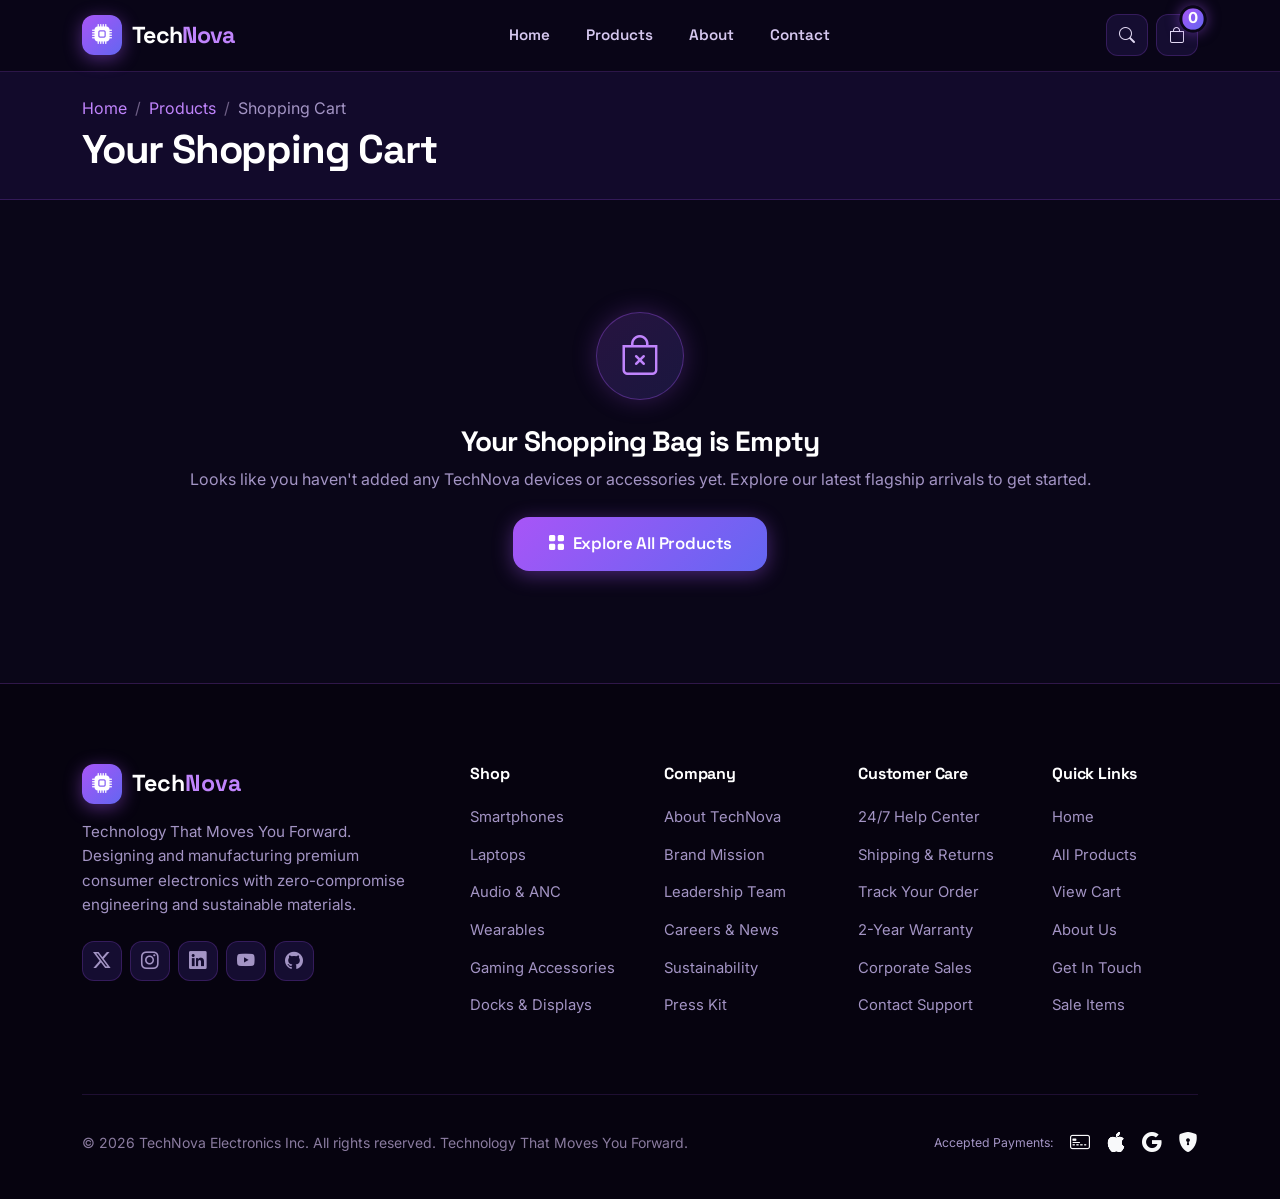
<file: cart.html>
<!DOCTYPE html>
<html lang="en">
<head>
  <meta charset="UTF-8">
  <meta name="viewport" content="width=device-width, initial-scale=1.0">
  <title>Shopping Cart — TechNova Premium Electronics</title>
  <meta name="description" content="Review your selected TechNova products, apply promo codes, and complete your secure checkout.">

  <!-- Google Fonts: Inter & Space Grotesk -->
  <link rel="preconnect" href="https://fonts.googleapis.com">
  <link rel="preconnect" href="https://fonts.gstatic.com" crossorigin>
  <link href="https://fonts.googleapis.com/css2?family=Inter:wght@400;500;600;700;800&family=Space+Grotesk:wght@500;600;700&display=swap" rel="stylesheet">

  <!-- Bootstrap 5 CSS CDN -->
  <link href="https://cdn.jsdelivr.net/npm/bootstrap@5.3.3/dist/css/bootstrap.min.css" rel="stylesheet" integrity="sha384-QWTKZyjpPEjISv5WaRU9OFeRpok6YctnYmDr5pNlyT2bRjXh0JMhjY6hW+ALEwIH" crossorigin="anonymous">

  <!-- Bootstrap Icons CDN -->
  <link rel="stylesheet" href="https://cdn.jsdelivr.net/npm/bootstrap-icons@1.11.3/font/bootstrap-icons.min.css">

  <!-- TechNova Global Stylesheet -->
  <link rel="stylesheet" href="css/style.css">
</head>
<body>

  <!-- ========================================================================
       Universal Navbar
       ======================================================================== -->
  <nav class="navbar navbar-expand-lg navbar-technova">
    <div class="container">
      <a class="navbar-brand-tech" href="index.html">
        <div class="brand-icon">
          <i class="bi bi-cpu-fill"></i>
        </div>
        <span>Tech<span class="text-primary">Nova</span></span>
      </a>

      <div class="d-flex align-items-center gap-2 order-lg-last">
        <a href="products.html" class="nav-icon-btn d-none d-sm-flex" title="Search Products" aria-label="Search">
          <i class="bi bi-search"></i>
        </a>
        <a href="cart.html" class="nav-icon-btn position-relative" title="Shopping Cart" aria-label="Shopping Cart">
          <i class="bi bi-bag"></i>
          <span class="cart-counter-badge">0</span>
        </a>
        <button class="navbar-toggler border-0 p-1 ms-1" type="button" data-bs-toggle="collapse" data-bs-target="#navbarTechNovaNav" aria-controls="navbarTechNovaNav" aria-expanded="false" aria-label="Toggle navigation">
          <i class="bi bi-list fs-2 text-dark"></i>
        </button>
      </div>

      <div class="collapse navbar-collapse" id="navbarTechNovaNav">
        <ul class="navbar-nav mx-auto mb-2 mb-lg-0 gap-lg-1">
          <li class="nav-item">
            <a class="nav-link nav-link-tech" href="index.html">Home</a>
          </li>
          <li class="nav-item">
            <a class="nav-link nav-link-tech" href="products.html">Products</a>
          </li>
          <li class="nav-item">
            <a class="nav-link nav-link-tech" href="about.html">About</a>
          </li>
          <li class="nav-item">
            <a class="nav-link nav-link-tech" href="contact.html">Contact</a>
          </li>
        </ul>
      </div>
    </div>
  </nav>

  <!-- ========================================================================
       Cart Header & Breadcrumbs
       ======================================================================== -->
  <header class="py-4 bg-light border-bottom">
    <div class="container">
      <nav aria-label="breadcrumb">
        <ol class="breadcrumb mb-1">
          <li class="breadcrumb-item"><a href="index.html">Home</a></li>
          <li class="breadcrumb-item"><a href="products.html">Products</a></li>
          <li class="breadcrumb-item active" aria-current="page">Shopping Cart</li>
        </ol>
      </nav>
      <h1 class="fw-bold mb-0">Your Shopping Cart</h1>
    </div>
  </header>

  <!-- ========================================================================
       Main Cart Content Area
       ======================================================================== -->
  <main class="py-5 bg-white">
    <div class="container">

      <!-- 1. EMPTY CART STATE (Visible when cart is empty) -->
      <div id="cart-empty-view" class="empty-cart-state" style="display: none;">
        <div class="empty-cart-icon">
          <i class="bi bi-bag-x"></i>
        </div>
        <h3 class="fw-bold text-dark mb-2">Your Shopping Bag is Empty</h3>
        <p class="text-muted max-w-500 mx-auto mb-4">
          Looks like you haven't added any TechNova devices or accessories yet. Explore our latest flagship arrivals to get started.
        </p>
        <a href="products.html" class="btn btn-primary btn-lg">
          <i class="bi bi-grid-fill"></i> Explore All Products
        </a>
      </div>

      <!-- 2. FILLED CART STATE (Visible when items exist in localStorage) -->
      <div id="cart-filled-view" class="row g-4">

        <!-- Left Column: Cart Items Table -->
        <div class="col-lg-8">
          <div class="cart-table-card">
            <div class="table-responsive">
              <table class="table cart-table mb-0">
                <thead>
                  <tr>
                    <th scope="col" style="width: 45%;">Product</th>
                    <th scope="col" style="width: 15%;">Price</th>
                    <th scope="col" style="width: 20%;">Quantity</th>
                    <th scope="col" style="width: 15%;">Total</th>
                    <th scope="col" style="width: 5%;" class="text-end">Action</th>
                  </tr>
                </thead>
                <tbody id="cart-table-items">
                  <!-- Dynamically populated via script.js -->
                </tbody>
              </table>
            </div>

            <div class="p-3 bg-light border-top d-flex flex-wrap justify-content-between align-items-center gap-2">
              <a href="products.html" class="btn btn-sm btn-outline-custom">
                <i class="bi bi-arrow-left"></i> Continue Shopping
              </a>
              <button id="clear-cart-all-btn" class="btn btn-sm btn-outline-danger">
                <i class="bi bi-trash"></i> Empty Entire Cart
              </button>
            </div>
          </div>

          <!-- Promo Code Card -->
          <div class="card border rounded-4 p-4 mt-4 shadow-sm bg-light">
            <h6 class="fw-bold text-dark mb-2">Have a Promotional Code?</h6>
            <form id="promo-code-form" class="d-flex gap-2">
              <input type="text" id="promo-code-input" class="form-control text-uppercase" placeholder="Enter coupon code (e.g. TECHNOVA10)" required>
              <button type="submit" class="btn btn-dark text-nowrap">Apply Code</button>
            </form>
            <div id="promo-code-feedback" class="small mt-2">
              <span class="text-muted"><i class="bi bi-info-circle"></i> Try <strong>TECHNOVA10</strong> for 10% off or <strong>SPRING25</strong> for 25% off.</span>
            </div>
          </div>
        </div>

        <!-- Right Column: Order Summary Card -->
        <div class="col-lg-4">
          <div class="order-summary-card">
            <h4 class="fw-bold text-dark mb-4 pb-2 border-bottom">Order Summary</h4>

            <div class="summary-row">
              <span>Subtotal</span>
              <span class="fw-bold text-dark" id="summary-subtotal">$0</span>
            </div>

            <div class="summary-row">
              <span>Shipping</span>
              <span class="fw-bold text-success" id="summary-shipping">FREE</span>
            </div>

            <div class="summary-row">
              <span>Estimated Tax (8%)</span>
              <span class="fw-bold text-dark" id="summary-tax">$0</span>
            </div>

            <div class="summary-row text-success" id="summary-discount-row" style="display: none;">
              <span>Discount Applied</span>
              <span class="fw-bold" id="summary-discount">-$0</span>
            </div>

            <div class="summary-row total">
              <span>Estimated Total</span>
              <span class="text-primary" id="summary-total">$0</span>
            </div>

            <button type="button" class="btn btn-primary btn-lg w-100 mb-3" data-bs-toggle="modal" data-bs-target="#checkoutModal">
              <i class="bi bi-lock-fill"></i> Proceed to Checkout
            </button>

            <div class="d-flex flex-column gap-2 text-center text-muted small">
              <div class="d-flex align-items-center justify-content-center gap-2">
                <i class="bi bi-shield-check text-success"></i>
                <span>Bank-grade 256-Bit SSL Encryption</span>
              </div>
              <div class="d-flex align-items-center justify-content-center gap-2">
                <i class="bi bi-box-seam text-primary"></i>
                <span>Complimentary 2-Day Express Delivery</span>
              </div>
              <div class="d-flex align-items-center justify-content-center gap-2">
                <i class="bi bi-arrow-repeat text-dark"></i>
                <span>30-Day Risk-Free Returns</span>
              </div>
            </div>
          </div>
        </div>

      </div>

    </div>
  </main>

  <!-- ========================================================================
       Checkout Demo Modal
       ======================================================================== -->
  <div class="modal fade" id="checkoutModal" tabindex="-1" aria-labelledby="checkoutModalLabel" aria-hidden="true">
    <div class="modal-dialog modal-dialog-centered modal-lg">
      <div class="modal-content rounded-4 border-0 shadow-xl">
        <div class="modal-header border-bottom p-4">
          <div class="d-flex align-items-center gap-2">
            <div class="brand-icon" style="width: 32px; height: 32px; font-size: 1rem;">
              <i class="bi bi-cpu-fill"></i>
            </div>
            <h5 class="modal-title fw-bold" id="checkoutModalLabel">TechNova Express Checkout</h5>
          </div>
          <button type="button" class="btn-close" data-bs-target="#checkoutModal" data-bs-dismiss="modal" aria-label="Close"></button>
        </div>

        <form id="checkout-demo-form" class="needs-validation" novalidate>
          <div class="modal-body p-4">
            <div class="row g-3">
              <div class="col-12">
                <h6 class="fw-bold text-dark border-bottom pb-2 mb-3">1. Shipping Details</h6>
              </div>

              <div class="col-md-6">
                <label for="shipName" class="form-label small fw-bold">Full Name *</label>
                <input type="text" class="form-control" id="shipName" placeholder="e.g. Eleanor Vance" required>
                <div class="invalid-feedback">Please enter your full name.</div>
              </div>

              <div class="col-md-6">
                <label for="shipEmail" class="form-label small fw-bold">Email Address *</label>
                <input type="email" class="form-control" id="shipEmail" placeholder="eleanor@example.com" required>
                <div class="invalid-feedback">Please enter a valid email.</div>
              </div>

              <div class="col-12">
                <label for="shipAddress" class="form-label small fw-bold">Street Address *</label>
                <input type="text" class="form-control" id="shipAddress" placeholder="450 Innovation Parkway, Apt 4B" required>
                <div class="invalid-feedback">Please enter your shipping address.</div>
              </div>

              <div class="col-md-5">
                <label for="shipCity" class="form-label small fw-bold">City *</label>
                <input type="text" class="form-control" id="shipCity" placeholder="Palo Alto" required>
                <div class="invalid-feedback">Please enter your city.</div>
              </div>

              <div class="col-md-4">
                <label for="shipState" class="form-label small fw-bold">State / Region *</label>
                <input type="text" class="form-control" id="shipState" placeholder="California" required>
                <div class="invalid-feedback">Please enter state.</div>
              </div>

              <div class="col-md-3">
                <label for="shipZip" class="form-label small fw-bold">ZIP Code *</label>
                <input type="text" class="form-control" id="shipZip" placeholder="94304" required>
                <div class="invalid-feedback">Required.</div>
              </div>

              <div class="col-12 pt-3">
                <h6 class="fw-bold text-dark border-bottom pb-2 mb-3">2. Payment Method (Simulation)</h6>
              </div>

              <div class="col-12">
                <div class="p-3 bg-light rounded-3 border d-flex align-items-center justify-content-between mb-3">
                  <div class="form-check">
                    <input class="form-check-input" type="radio" name="paymentOption" id="payCredit" checked>
                    <label class="form-check-label fw-bold small" for="payCredit">
                      Credit / Debit Card
                    </label>
                  </div>
                  <div class="d-flex gap-2 fs-5 text-muted">
                    <i class="bi bi-credit-card-2-front text-primary"></i>
                    <i class="bi bi-apple"></i>
                    <i class="bi bi-google"></i>
                  </div>
                </div>
              </div>

              <div class="col-12">
                <label for="cardNum" class="form-label small fw-bold">Card Number *</label>
                <div class="input-group">
                  <span class="input-group-text"><i class="bi bi-credit-card"></i></span>
                  <input type="text" class="form-control" id="cardNum" placeholder="4532 •••• •••• 8892" required>
                </div>
              </div>

              <div class="col-md-6">
                <label for="cardExp" class="form-label small fw-bold">Expiration Date *</label>
                <input type="text" class="form-control" id="cardExp" placeholder="MM/YY (e.g. 11/28)" required>
              </div>

              <div class="col-md-6">
                <label for="cardCvv" class="form-label small fw-bold">Security CVV *</label>
                <input type="password" maxlength="4" class="form-control" id="cardCvv" placeholder="•••" required>
              </div>
            </div>
          </div>

          <div class="modal-footer border-top p-4">
            <button type="button" class="btn btn-outline-custom" data-bs-dismiss="modal">Cancel</button>
            <button type="submit" class="btn btn-primary px-4">
              <i class="bi bi-lock-fill"></i> Complete Order
            </button>
          </div>
        </form>
      </div>
    </div>
  </div>

  <!-- ========================================================================
       Order Confirmation Success Modal
       ======================================================================== -->
  <div class="modal fade" id="orderSuccessModal" tabindex="-1" aria-hidden="true">
    <div class="modal-dialog modal-dialog-centered">
      <div class="modal-content rounded-4 border-0 p-4 text-center shadow-xl">
        <div class="toast-icon success mx-auto mb-3" style="width: 64px; height: 64px; font-size: 2rem;">
          <i class="bi bi-check2-circle"></i>
        </div>
        <h3 class="fw-bold text-dark mb-2">Order Confirmed!</h3>
        <p class="text-muted mb-3">
          Thank you for choosing TechNova. Your hardware is being prepared for express delivery.
        </p>
        <div class="p-3 bg-light rounded-3 border mb-4">
          <small class="text-muted d-block">Order Reference Number</small>
          <strong class="fs-4 text-primary" id="order-number-display">TN-849201</strong>
        </div>
        <p class="small text-muted mb-4">
          A receipt and tracking link have been dispatched to your email address.
        </p>
        <a href="products.html" class="btn btn-primary btn-lg w-100">
          Continue Browsing TechNova
        </a>
      </div>
    </div>
  </div>

  <!-- ========================================================================
       Universal Footer
       ======================================================================== -->
  <footer class="footer-technova">
    <div class="container">
      <div class="row g-5">
        <div class="col-lg-4">
          <div class="footer-brand-title">
            <div class="brand-icon">
              <i class="bi bi-cpu-fill"></i>
            </div>
            <span>Tech<span class="text-primary">Nova</span></span>
          </div>
          <p class="footer-desc">
            Technology That Moves You Forward. Designing and manufacturing premium consumer electronics with zero-compromise engineering and sustainable materials.
          </p>
          <div class="d-flex gap-2">
            <a href="#" class="footer-social-link" title="Twitter / X" aria-label="Twitter"><i class="bi bi-twitter-x"></i></a>
            <a href="#" class="footer-social-link" title="Instagram" aria-label="Instagram"><i class="bi bi-instagram"></i></a>
            <a href="#" class="footer-social-link" title="LinkedIn" aria-label="LinkedIn"><i class="bi bi-linkedin"></i></a>
            <a href="#" class="footer-social-link" title="YouTube" aria-label="YouTube"><i class="bi bi-youtube"></i></a>
            <a href="#" class="footer-social-link" title="GitHub" aria-label="GitHub"><i class="bi bi-github"></i></a>
          </div>
        </div>

        <div class="col-6 col-md-3 col-lg-2">
          <h5 class="footer-heading">Shop</h5>
          <ul class="footer-links">
            <li><a href="products.html?category=smartphones">Smartphones</a></li>
            <li><a href="products.html?category=laptops">Laptops</a></li>
            <li><a href="products.html?category=audio">Audio & ANC</a></li>
            <li><a href="products.html?category=wearables">Wearables</a></li>
            <li><a href="products.html?category=gaming">Gaming Accessories</a></li>
            <li><a href="products.html?category=accessories">Docks & Displays</a></li>
          </ul>
        </div>

        <div class="col-6 col-md-3 col-lg-2">
          <h5 class="footer-heading">Company</h5>
          <ul class="footer-links">
            <li><a href="about.html">About TechNova</a></li>
            <li><a href="about.html#values">Brand Mission</a></li>
            <li><a href="about.html#team">Leadership Team</a></li>
            <li><a href="contact.html">Careers & News</a></li>
            <li><a href="about.html">Sustainability</a></li>
            <li><a href="contact.html">Press Kit</a></li>
          </ul>
        </div>

        <div class="col-6 col-md-3 col-lg-2">
          <h5 class="footer-heading">Customer Care</h5>
          <ul class="footer-links">
            <li><a href="contact.html">24/7 Help Center</a></li>
            <li><a href="contact.html#faq">Shipping & Returns</a></li>
            <li><a href="cart.html">Track Your Order</a></li>
            <li><a href="contact.html#faq">2-Year Warranty</a></li>
            <li><a href="contact.html">Corporate Sales</a></li>
            <li><a href="contact.html">Contact Support</a></li>
          </ul>
        </div>

        <div class="col-6 col-md-3 col-lg-2">
          <h5 class="footer-heading">Quick Links</h5>
          <ul class="footer-links">
            <li><a href="index.html">Home</a></li>
            <li><a href="products.html">All Products</a></li>
            <li><a href="cart.html">View Cart</a></li>
            <li><a href="about.html">About Us</a></li>
            <li><a href="contact.html">Get In Touch</a></li>
            <li><a href="products.html?search=sale">Sale Items</a></li>
          </ul>
        </div>
      </div>

      <div class="footer-bottom">
        <div>
          &copy; 2026 TechNova Electronics Inc. All rights reserved. Technology That Moves You Forward.
        </div>
        <div class="d-flex align-items-center gap-3">
          <span class="text-muted small">Accepted Payments:</span>
          <i class="bi bi-credit-card-2-front fs-5 text-light" title="Visa / MasterCard"></i>
          <i class="bi bi-apple fs-5 text-light" title="Apple Pay"></i>
          <i class="bi bi-google fs-5 text-light" title="Google Pay"></i>
          <i class="bi bi-shield-lock-fill fs-5 text-light" title="256-Bit SSL Encryption"></i>
        </div>
      </div>
    </div>
  </footer>

  <!-- Bootstrap 5 Bundle JS CDN -->
  <script src="https://cdn.jsdelivr.net/npm/bootstrap@5.3.3/dist/js/bootstrap.bundle.min.js" integrity="sha384-YvpcrYf0tY3lHB60NNkmXc5s9fDVZLESaAA55NDzOxhy9GkcIdslK1eN7N6jIeHz" crossorigin="anonymous"></script>

  <!-- TechNova Master Script -->
  <script src="js/script.js"></script>
</body>
</html>
</file>
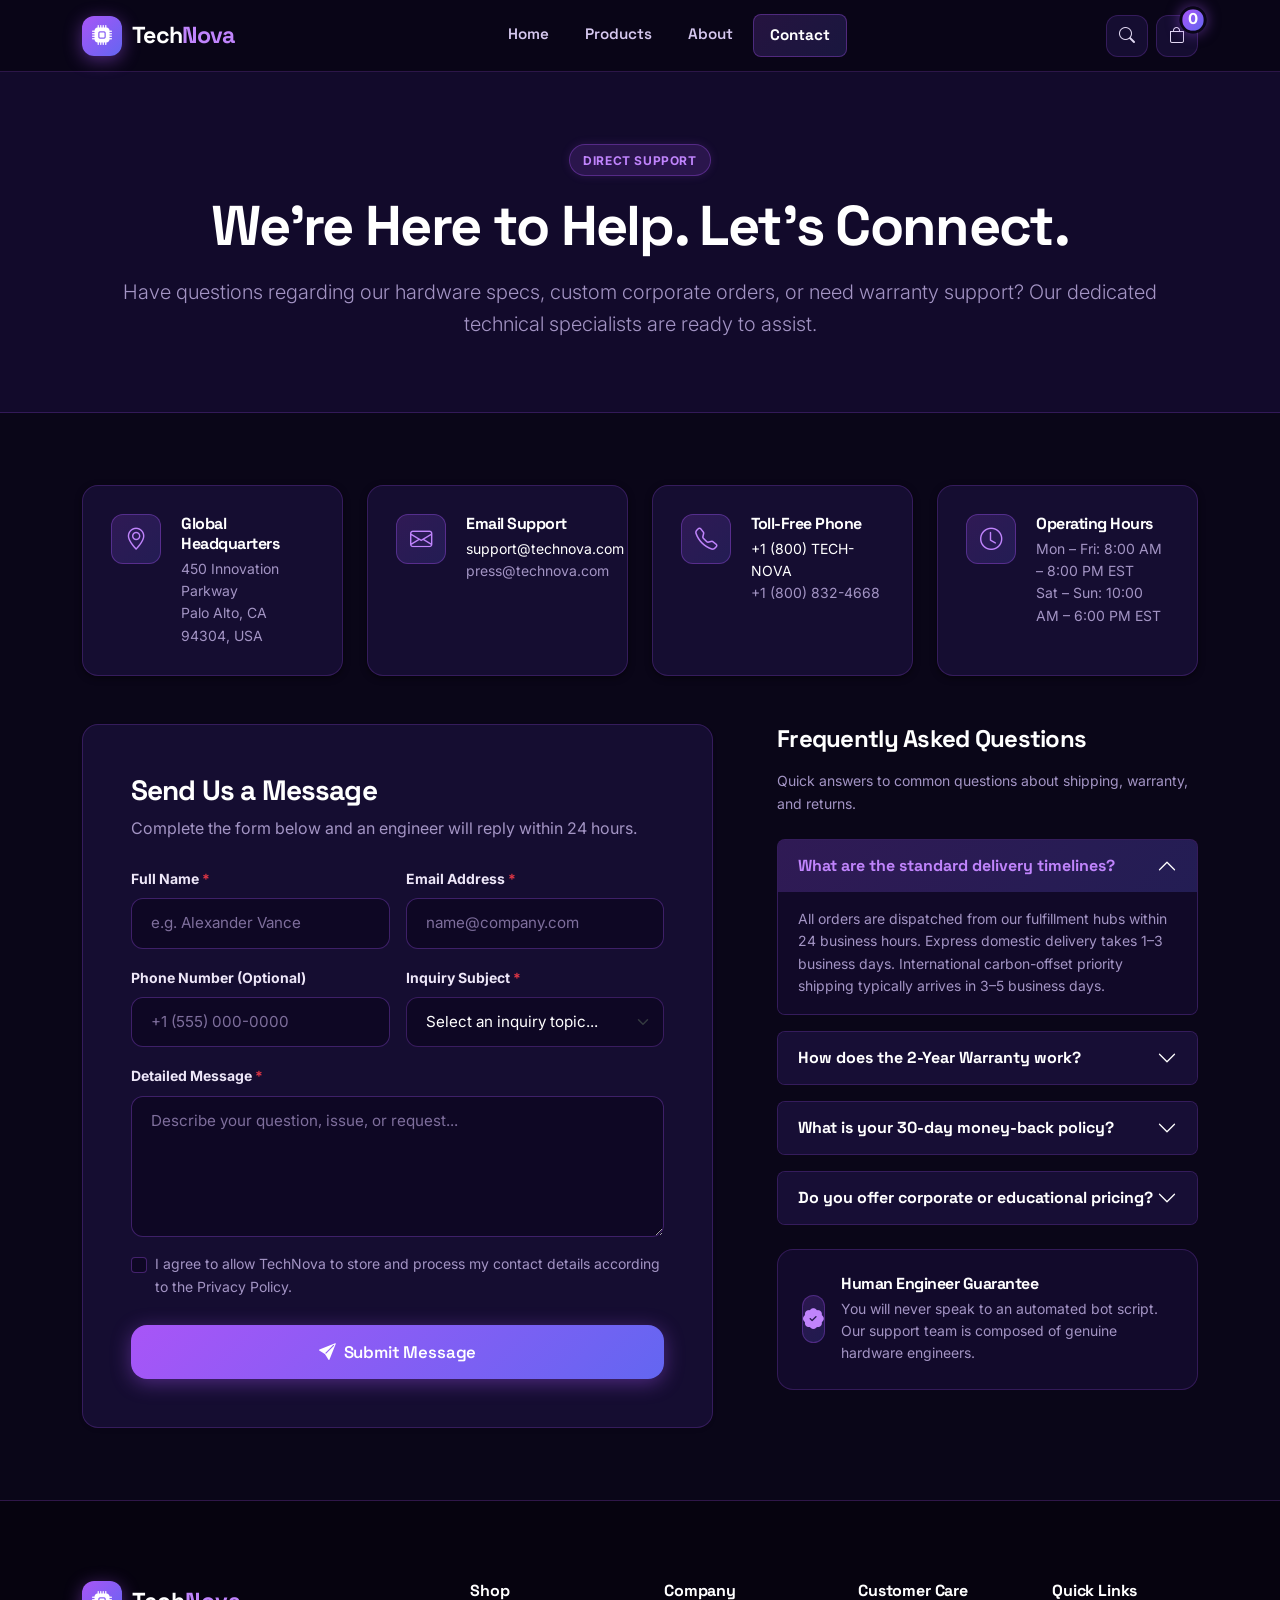
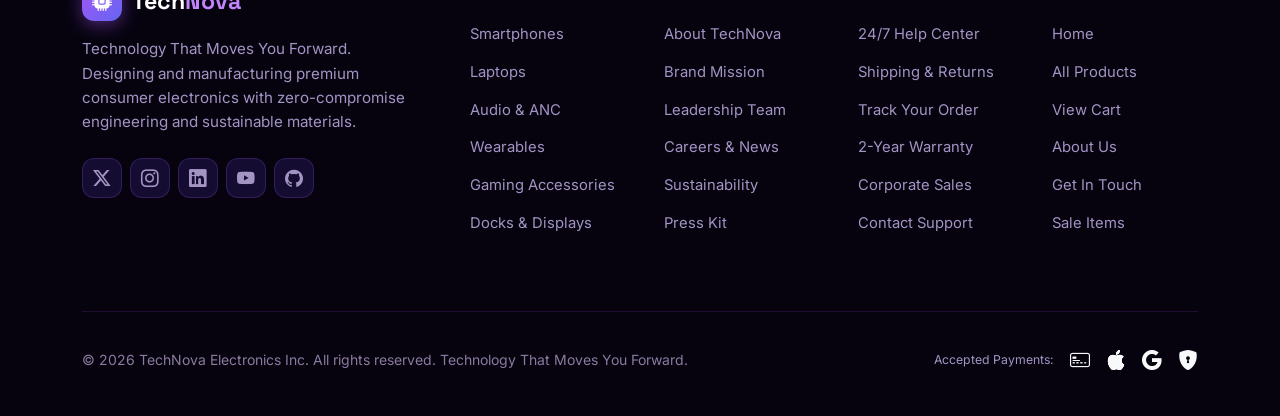
<file: contact.html>
<!DOCTYPE html>
<html lang="en">
<head>
  <meta charset="UTF-8">
  <meta name="viewport" content="width=device-width, initial-scale=1.0">
  <title>Contact Us — TechNova Customer Support</title>
  <meta name="description" content="Get in touch with TechNova's customer care, engineering support, and corporate sales team.">

  <!-- Google Fonts: Inter & Space Grotesk -->
  <link rel="preconnect" href="https://fonts.googleapis.com">
  <link rel="preconnect" href="https://fonts.gstatic.com" crossorigin>
  <link href="https://fonts.googleapis.com/css2?family=Inter:wght@400;500;600;700;800&family=Space+Grotesk:wght@500;600;700&display=swap" rel="stylesheet">

  <!-- Bootstrap 5 CSS CDN -->
  <link href="https://cdn.jsdelivr.net/npm/bootstrap@5.3.3/dist/css/bootstrap.min.css" rel="stylesheet" integrity="sha384-QWTKZyjpPEjISv5WaRU9OFeRpok6YctnYmDr5pNlyT2bRjXh0JMhjY6hW+ALEwIH" crossorigin="anonymous">

  <!-- Bootstrap Icons CDN -->
  <link rel="stylesheet" href="https://cdn.jsdelivr.net/npm/bootstrap-icons@1.11.3/font/bootstrap-icons.min.css">

  <!-- TechNova Global Stylesheet -->
  <link rel="stylesheet" href="css/style.css">
</head>
<body>

  <!-- ========================================================================
       Universal Navbar
       ======================================================================== -->
  <nav class="navbar navbar-expand-lg navbar-technova">
    <div class="container">
      <a class="navbar-brand-tech" href="index.html">
        <div class="brand-icon">
          <i class="bi bi-cpu-fill"></i>
        </div>
        <span>Tech<span class="text-primary">Nova</span></span>
      </a>

      <div class="d-flex align-items-center gap-2 order-lg-last">
        <a href="products.html" class="nav-icon-btn d-none d-sm-flex" title="Search Products" aria-label="Search">
          <i class="bi bi-search"></i>
        </a>
        <a href="cart.html" class="nav-icon-btn position-relative" title="Shopping Cart" aria-label="Shopping Cart">
          <i class="bi bi-bag"></i>
          <span class="cart-counter-badge">0</span>
        </a>
        <button class="navbar-toggler border-0 p-1 ms-1" type="button" data-bs-toggle="collapse" data-bs-target="#navbarTechNovaNav" aria-controls="navbarTechNovaNav" aria-expanded="false" aria-label="Toggle navigation">
          <i class="bi bi-list fs-2 text-dark"></i>
        </button>
      </div>

      <div class="collapse navbar-collapse" id="navbarTechNovaNav">
        <ul class="navbar-nav mx-auto mb-2 mb-lg-0 gap-lg-1">
          <li class="nav-item">
            <a class="nav-link nav-link-tech" href="index.html">Home</a>
          </li>
          <li class="nav-item">
            <a class="nav-link nav-link-tech" href="products.html">Products</a>
          </li>
          <li class="nav-item">
            <a class="nav-link nav-link-tech" href="about.html">About</a>
          </li>
          <li class="nav-item">
            <a class="nav-link nav-link-tech active" href="contact.html">Contact</a>
          </li>
        </ul>
      </div>
    </div>
  </nav>

  <!-- ========================================================================
       Contact Hero Header
       ======================================================================== -->
  <header class="py-5 bg-light border-bottom">
    <div class="container py-4 text-center max-w-700 mx-auto">
      <span class="badge-pill-custom badge-blue mb-3">Direct Support</span>
      <h1 class="display-4 fw-bold text-dark mb-3">We're Here to Help. Let's Connect.</h1>
      <p class="lead text-muted mb-0">
        Have questions regarding our hardware specs, custom corporate orders, or need warranty support? Our dedicated technical specialists are ready to assist.
      </p>
    </div>
  </header>

  <!-- ========================================================================
       Contact Cards & Interactive Form
       ======================================================================== -->
  <main class="py-5 bg-white">
    <div class="container py-4">

      <!-- Contact Info Cards -->
      <div class="row g-4 mb-5">
        <div class="col-md-6 col-lg-3">
          <div class="contact-card">
            <div class="contact-icon-wrapper">
              <i class="bi bi-geo-alt"></i>
            </div>
            <div>
              <h6 class="fw-bold text-dark mb-1">Global Headquarters</h6>
              <p class="text-muted small mb-0">
                450 Innovation Parkway<br>
                Palo Alto, CA 94304, USA
              </p>
            </div>
          </div>
        </div>

        <div class="col-md-6 col-lg-3">
          <div class="contact-card">
            <div class="contact-icon-wrapper">
              <i class="bi bi-envelope"></i>
            </div>
            <div>
              <h6 class="fw-bold text-dark mb-1">Email Support</h6>
              <p class="text-muted small mb-0">
                <a href="mailto:support@technova.com" class="text-dark">support@technova.com</a><br>
                <a href="mailto:press@technova.com" class="text-muted">press@technova.com</a>
              </p>
            </div>
          </div>
        </div>

        <div class="col-md-6 col-lg-3">
          <div class="contact-card">
            <div class="contact-icon-wrapper">
              <i class="bi bi-telephone"></i>
            </div>
            <div>
              <h6 class="fw-bold text-dark mb-1">Toll-Free Phone</h6>
              <p class="text-muted small mb-0">
                <a href="tel:+18008324668" class="text-dark">+1 (800) TECH-NOVA</a><br>
                <span class="text-muted">+1 (800) 832-4668</span>
              </p>
            </div>
          </div>
        </div>

        <div class="col-md-6 col-lg-3">
          <div class="contact-card">
            <div class="contact-icon-wrapper">
              <i class="bi bi-clock"></i>
            </div>
            <div>
              <h6 class="fw-bold text-dark mb-1">Operating Hours</h6>
              <p class="text-muted small mb-0">
                Mon – Fri: 8:00 AM – 8:00 PM EST<br>
                Sat – Sun: 10:00 AM – 6:00 PM EST
              </p>
            </div>
          </div>
        </div>
      </div>

      <!-- Main Form & Location Layout -->
      <div class="row g-5">

        <!-- Form Column -->
        <div class="col-lg-7">
          <div class="card border rounded-4 p-4 p-md-5 shadow-sm">
            <h3 class="fw-bold text-dark mb-2">Send Us a Message</h3>
            <p class="text-muted mb-4">Complete the form below and an engineer will reply within 24 hours.</p>

            <!-- Dynamic Alert Container -->
            <div id="contact-form-alert"></div>

            <form id="technova-contact-form" class="needs-validation" novalidate>
              <div class="row g-3">
                <div class="col-md-6">
                  <label for="contactName" class="form-label small fw-bold">Full Name <span class="text-danger">*</span></label>
                  <input type="text" class="form-control" id="contactName" placeholder="e.g. Alexander Vance" required>
                  <div class="invalid-feedback">Please enter your name.</div>
                </div>

                <div class="col-md-6">
                  <label for="contactEmail" class="form-label small fw-bold">Email Address <span class="text-danger">*</span></label>
                  <input type="email" class="form-control" id="contactEmail" placeholder="name@company.com" required>
                  <div class="invalid-feedback">Please provide a valid email address.</div>
                </div>

                <div class="col-md-6">
                  <label for="contactPhone" class="form-label small fw-bold">Phone Number (Optional)</label>
                  <input type="tel" class="form-control" id="contactPhone" placeholder="+1 (555) 000-0000">
                </div>

                <div class="col-md-6">
                  <label for="contactSubject" class="form-label small fw-bold">Inquiry Subject <span class="text-danger">*</span></label>
                  <select class="form-select" id="contactSubject" required>
                    <option value="" selected disabled>Select an inquiry topic...</option>
                    <option value="technical">Technical Hardware Support</option>
                    <option value="warranty">Warranty & Repairs</option>
                    <option value="sales">Corporate & Bulk Purchasing</option>
                    <option value="order">Order Tracking & Shipping</option>
                    <option value="other">General Question</option>
                  </select>
                  <div class="invalid-feedback">Please select a subject.</div>
                </div>

                <div class="col-12">
                  <label for="contactMessage" class="form-label small fw-bold">Detailed Message <span class="text-danger">*</span></label>
                  <textarea class="form-control" id="contactMessage" rows="5" placeholder="Describe your question, issue, or request..." required></textarea>
                  <div class="invalid-feedback">Please write your message before submitting.</div>
                </div>

                <div class="col-12">
                  <div class="form-check">
                    <input class="form-check-input" type="checkbox" id="contactConsent" required>
                    <label class="form-check-label small text-muted" for="contactConsent">
                      I agree to allow TechNova to store and process my contact details according to the Privacy Policy.
                    </label>
                    <div class="invalid-feedback">You must accept before sending.</div>
                  </div>
                </div>

                <div class="col-12 pt-2">
                  <button type="submit" class="btn btn-primary btn-lg w-100">
                    <i class="bi bi-send-fill"></i> Submit Message
                  </button>
                </div>
              </div>
            </form>
          </div>
        </div>

        <!-- Right Side: FAQ & Support Highlights -->
        <div class="col-lg-5">
          <div class="ps-lg-3">
            <h4 class="fw-bold text-dark mb-3">Frequently Asked Questions</h4>
            <p class="text-muted small mb-4">Quick answers to common questions about shipping, warranty, and returns.</p>

            <div class="accordion" id="contactFaqAccordion">
              <!-- FAQ Item 1 -->
              <div class="accordion-item border rounded-3 mb-3 overflow-hidden">
                <h2 class="accordion-header" id="faqHeadingOne">
                  <button class="accordion-button fw-bold" type="button" data-bs-toggle="collapse" data-bs-target="#faqCollapseOne" aria-expanded="true" aria-controls="faqCollapseOne">
                    What are the standard delivery timelines?
                  </button>
                </h2>
                <div id="faqCollapseOne" class="accordion-collapse collapse show" aria-labelledby="faqHeadingOne" data-bs-parent="#contactFaqAccordion">
                  <div class="accordion-body text-muted small">
                    All orders are dispatched from our fulfillment hubs within 24 business hours. Express domestic delivery takes 1–3 business days. International carbon-offset priority shipping typically arrives in 3–5 business days.
                  </div>
                </div>
              </div>

              <!-- FAQ Item 2 -->
              <div class="accordion-item border rounded-3 mb-3 overflow-hidden">
                <h2 class="accordion-header" id="faqHeadingTwo">
                  <button class="accordion-button collapsed fw-bold" type="button" data-bs-toggle="collapse" data-bs-target="#faqCollapseTwo" aria-expanded="false" aria-controls="faqCollapseTwo">
                    How does the 2-Year Warranty work?
                  </button>
                </h2>
                <div id="faqCollapseTwo" class="accordion-collapse collapse" aria-labelledby="faqHeadingTwo" data-bs-parent="#contactFaqAccordion">
                  <div class="accordion-body text-muted small">
                    Every hardware unit sold directly through TechNova comes automatically registered for our 24-month comprehensive coverage. This includes battery health degradation below 80%, motherboard failures, display pixel anomalies, and accidental manufacturer defects.
                  </div>
                </div>
              </div>

              <!-- FAQ Item 3 -->
              <div class="accordion-item border rounded-3 mb-3 overflow-hidden">
                <h2 class="accordion-header" id="faqHeadingThree">
                  <button class="accordion-button collapsed fw-bold" type="button" data-bs-toggle="collapse" data-bs-target="#faqCollapseThree" aria-expanded="false" aria-controls="faqCollapseThree">
                    What is your 30-day money-back policy?
                  </button>
                </h2>
                <div id="faqCollapseThree" class="accordion-collapse collapse" aria-labelledby="faqHeadingThree" data-bs-parent="#contactFaqAccordion">
                  <div class="accordion-body text-muted small">
                    Test your device in your daily workflow for a full 30 days. If you are not 100% satisfied, initiate a prepaid return label via your account or contact support for an unconditional full refund.
                  </div>
                </div>
              </div>

              <!-- FAQ Item 4 -->
              <div class="accordion-item border rounded-3 overflow-hidden">
                <h2 class="accordion-header" id="faqHeadingFour">
                  <button class="accordion-button collapsed fw-bold" type="button" data-bs-toggle="collapse" data-bs-target="#faqCollapseFour" aria-expanded="false" aria-controls="faqCollapseFour">
                    Do you offer corporate or educational pricing?
                  </button>
                </h2>
                <div id="faqCollapseFour" class="accordion-collapse collapse" aria-labelledby="faqHeadingFour" data-bs-parent="#contactFaqAccordion">
                  <div class="accordion-body text-muted small">
                    Yes! We provide tiered enterprise volume discounts for design agencies, university departments, and startups. Use coupon <strong>TECHNOVA10</strong> for educational purchases or contact our sales desk for bulk invoicing.
                  </div>
                </div>
              </div>
            </div>

            <!-- Support Promise Card -->
            <div class="p-4 bg-light rounded-4 border mt-4">
              <div class="d-flex align-items-center gap-3">
                <div class="feature-icon-wrapper mb-0" style="width: 48px; height: 48px; font-size: 1.3rem;">
                  <i class="bi bi-patch-check-fill"></i>
                </div>
                <div>
                  <h6 class="fw-bold mb-1">Human Engineer Guarantee</h6>
                  <p class="text-muted small mb-0">You will never speak to an automated bot script. Our support team is composed of genuine hardware engineers.</p>
                </div>
              </div>
            </div>

          </div>
        </div>

      </div>

    </div>
  </main>

  <!-- ========================================================================
       Universal Footer
       ======================================================================== -->
  <footer class="footer-technova">
    <div class="container">
      <div class="row g-5">
        <div class="col-lg-4">
          <div class="footer-brand-title">
            <div class="brand-icon">
              <i class="bi bi-cpu-fill"></i>
            </div>
            <span>Tech<span class="text-primary">Nova</span></span>
          </div>
          <p class="footer-desc">
            Technology That Moves You Forward. Designing and manufacturing premium consumer electronics with zero-compromise engineering and sustainable materials.
          </p>
          <div class="d-flex gap-2">
            <a href="#" class="footer-social-link" title="Twitter / X" aria-label="Twitter"><i class="bi bi-twitter-x"></i></a>
            <a href="#" class="footer-social-link" title="Instagram" aria-label="Instagram"><i class="bi bi-instagram"></i></a>
            <a href="#" class="footer-social-link" title="LinkedIn" aria-label="LinkedIn"><i class="bi bi-linkedin"></i></a>
            <a href="#" class="footer-social-link" title="YouTube" aria-label="YouTube"><i class="bi bi-youtube"></i></a>
            <a href="#" class="footer-social-link" title="GitHub" aria-label="GitHub"><i class="bi bi-github"></i></a>
          </div>
        </div>

        <div class="col-6 col-md-3 col-lg-2">
          <h5 class="footer-heading">Shop</h5>
          <ul class="footer-links">
            <li><a href="products.html?category=smartphones">Smartphones</a></li>
            <li><a href="products.html?category=laptops">Laptops</a></li>
            <li><a href="products.html?category=audio">Audio & ANC</a></li>
            <li><a href="products.html?category=wearables">Wearables</a></li>
            <li><a href="products.html?category=gaming">Gaming Accessories</a></li>
            <li><a href="products.html?category=accessories">Docks & Displays</a></li>
          </ul>
        </div>

        <div class="col-6 col-md-3 col-lg-2">
          <h5 class="footer-heading">Company</h5>
          <ul class="footer-links">
            <li><a href="about.html">About TechNova</a></li>
            <li><a href="about.html#values">Brand Mission</a></li>
            <li><a href="about.html#team">Leadership Team</a></li>
            <li><a href="contact.html">Careers & News</a></li>
            <li><a href="about.html">Sustainability</a></li>
            <li><a href="contact.html">Press Kit</a></li>
          </ul>
        </div>

        <div class="col-6 col-md-3 col-lg-2">
          <h5 class="footer-heading">Customer Care</h5>
          <ul class="footer-links">
            <li><a href="contact.html">24/7 Help Center</a></li>
            <li><a href="contact.html#faq">Shipping & Returns</a></li>
            <li><a href="cart.html">Track Your Order</a></li>
            <li><a href="contact.html#faq">2-Year Warranty</a></li>
            <li><a href="contact.html">Corporate Sales</a></li>
            <li><a href="contact.html">Contact Support</a></li>
          </ul>
        </div>

        <div class="col-6 col-md-3 col-lg-2">
          <h5 class="footer-heading">Quick Links</h5>
          <ul class="footer-links">
            <li><a href="index.html">Home</a></li>
            <li><a href="products.html">All Products</a></li>
            <li><a href="cart.html">View Cart</a></li>
            <li><a href="about.html">About Us</a></li>
            <li><a href="contact.html">Get In Touch</a></li>
            <li><a href="products.html?search=sale">Sale Items</a></li>
          </ul>
        </div>
      </div>

      <div class="footer-bottom">
        <div>
          &copy; 2026 TechNova Electronics Inc. All rights reserved. Technology That Moves You Forward.
        </div>
        <div class="d-flex align-items-center gap-3">
          <span class="text-muted small">Accepted Payments:</span>
          <i class="bi bi-credit-card-2-front fs-5 text-light" title="Visa / MasterCard"></i>
          <i class="bi bi-apple fs-5 text-light" title="Apple Pay"></i>
          <i class="bi bi-google fs-5 text-light" title="Google Pay"></i>
          <i class="bi bi-shield-lock-fill fs-5 text-light" title="256-Bit SSL Encryption"></i>
        </div>
      </div>
    </div>
  </footer>

  <!-- Bootstrap 5 Bundle JS CDN -->
  <script src="https://cdn.jsdelivr.net/npm/bootstrap@5.3.3/dist/js/bootstrap.bundle.min.js" integrity="sha384-YvpcrYf0tY3lHB60NNkmXc5s9fDVZLESaAA55NDzOxhy9GkcIdslK1eN7N6jIeHz" crossorigin="anonymous"></script>

  <!-- TechNova Master Script -->
  <script src="js/script.js"></script>
</body>
</html>
</file>
<file: css/style.css>
/* ==========================================================================
   TechNova — Premium Electronics E-Commerce Website
   Next-Level Cosmic Purple & Cyber-Indigo Dark Theme
   Typography: Space Grotesk (Titles & Headings) + Inter (Body Text)
   ========================================================================== */

/* --------------------------------------------------------------------------
   1. Design Tokens & CSS Variables (Cosmic Dark Purple System)
   -------------------------------------------------------------------------- */
:root {
  /* Rich Cosmic Purple Background Layers */
  --bg-primary: #0A0618;          /* Deepest cosmic purple-black canvas */
  --bg-secondary: #120A2B;        /* Deep nocturnal violet section contrast */
  --bg-tertiary: #190F38;         /* Elevated surface */
  --bg-card: #150D31;             /* Component cards background */
  --bg-input: #0E0724;            /* Form input dark violet */

  /* Font & Text System adjusted for purple theme */
  --text-heading: #FFFFFF;        /* Pure crisp white for bold headlines */
  --text-primary: #EDE6F8;        /* Soft luminous lavender-platinum */
  --text-muted: #A394C4;          /* Secondary descriptive lilac-gray */
  --text-light: #7E6E9C;          /* Muted borders & sub-labels */

  /* Electric Purple & Radiant Cyber Indigo Accents */
  --accent-purple: #A855F7;       /* Primary vibrant electric purple */
  --accent-purple-hover: #9333EA; /* Deep purple hover */
  --accent-purple-light: #C084FC; /* Radiant lavender highlight */
  --accent-purple-subtle: rgba(168, 85, 247, 0.14);
  --accent-purple-glow: rgba(168, 85, 247, 0.35);

  --accent-gradient: linear-gradient(135deg, #A855F7 0%, #6366F1 100%);
  --accent-gradient-hover: linear-gradient(135deg, #9333EA 0%, #4F46E5 100%);
  --accent-gradient-subtle: linear-gradient(135deg, rgba(168, 85, 247, 0.18) 0%, rgba(99, 102, 241, 0.18) 100%);
  --accent-gradient-text: linear-gradient(135deg, #E9D5FF 0%, #C084FC 50%, #818CF8 100%);

  /* Backwards compatibility for variables */
  --accent-blue: #A855F7;
  --accent-blue-hover: #9333EA;
  --accent-blue-subtle: rgba(168, 85, 247, 0.14);
  --accent-blue-glow: rgba(168, 85, 247, 0.35);

  --dark-navy: #06030F;
  --dark-navy-surface: #0B061A;

  /* Borders & Dividers */
  --border-color: rgba(168, 85, 247, 0.22);
  --border-subtle: rgba(168, 85, 247, 0.12);
  --border-glow: rgba(192, 132, 252, 0.45);

  --success: #10B981;
  --warning: #F59E0B;
  --danger: #EF4444;

  --font-main: 'Inter', -apple-system, BlinkMacSystemFont, 'Segoe UI', Roboto, sans-serif;
  --font-heading: 'Space Grotesk', -apple-system, BlinkMacSystemFont, sans-serif;

  /* Shadows with ambient purple reflections */
  --shadow-sm: 0 2px 6px rgba(0, 0, 0, 0.5);
  --shadow-md: 0 8px 24px -4px rgba(0, 0, 0, 0.6), 0 0 15px rgba(168, 85, 247, 0.12);
  --shadow-lg: 0 16px 36px -6px rgba(0, 0, 0, 0.7), 0 0 25px rgba(168, 85, 247, 0.18);
  --shadow-xl: 0 24px 48px -8px rgba(0, 0, 0, 0.8), 0 0 35px rgba(168, 85, 247, 0.25);
  --shadow-hover: 0 20px 40px -6px rgba(0, 0, 0, 0.8), 0 0 30px rgba(168, 85, 247, 0.35);

  --radius-sm: 8px;
  --radius-md: 12px;
  --radius-lg: 16px;
  --radius-xl: 24px;
  --radius-full: 9999px;

  --transition-fast: 0.15s ease;
  --transition-normal: 0.25s cubic-bezier(0.16, 1, 0.3, 1);
  --transition-smooth: 0.4s cubic-bezier(0.16, 1, 0.3, 1);
}

/* --------------------------------------------------------------------------
   2. Base & Typography Reset
   -------------------------------------------------------------------------- */
* {
  box-sizing: border-box;
}

html {
  scroll-behavior: smooth;
}

body {
  font-family: var(--font-main);
  background-color: var(--bg-primary);
  color: var(--text-primary);
  line-height: 1.6;
  -webkit-font-smoothing: antialiased;
  -moz-osx-font-smoothing: grayscale;
  overflow-x: hidden;
}

h1, h2, h3, h4, h5, h6, .display-title, .section-title, .hero-title, .navbar-brand-tech {
  font-family: var(--font-heading);
  font-weight: 700;
  color: var(--text-heading);
  letter-spacing: -0.03em;
  line-height: 1.25;
}

p {
  color: var(--text-muted);
}

a {
  color: var(--accent-purple-light);
  text-decoration: none;
  transition: all var(--transition-fast);
}

a:hover {
  color: #FFFFFF;
  text-shadow: 0 0 12px var(--accent-purple-glow);
}

img {
  max-width: 100%;
  height: auto;
  display: block;
}

/* Global Bootstrap Theme Overrides for Dark Purple */
.bg-white {
  background-color: var(--bg-primary) !important;
}

.bg-light {
  background-color: var(--bg-secondary) !important;
}

.text-dark {
  color: var(--text-heading) !important;
}

.text-muted {
  color: var(--text-muted) !important;
}

.border {
  border-color: var(--border-color) !important;
}

.border-bottom {
  border-bottom-color: var(--border-color) !important;
}

.border-top {
  border-top-color: var(--border-color) !important;
}

.card {
  background-color: var(--bg-card) !important;
  border-color: var(--border-color) !important;
  color: var(--text-primary) !important;
}

.text-primary {
  color: var(--accent-purple-light) !important;
}

.bg-primary {
  background: var(--accent-gradient) !important;
}

.text-gradient-purple {
  background: var(--accent-gradient-text);
  -webkit-background-clip: text;
  -webkit-text-fill-color: transparent;
}

.vr {
  background-color: rgba(168, 85, 247, 0.3) !important;
  opacity: 1;
}

hr {
  border-color: var(--border-color) !important;
  opacity: 1;
}

/* --------------------------------------------------------------------------
   3. Custom Buttons & UI Controls
   -------------------------------------------------------------------------- */
.btn {
  font-family: var(--font-heading);
  font-weight: 600;
  border-radius: var(--radius-md);
  padding: 0.75rem 1.6rem;
  font-size: 0.95rem;
  letter-spacing: -0.01em;
  transition: all var(--transition-normal);
  display: inline-flex;
  align-items: center;
  justify-content: center;
  gap: 0.5rem;
  border: none;
}

.btn-primary {
  background: var(--accent-gradient);
  color: #FFFFFF;
  box-shadow: 0 4px 20px rgba(168, 85, 247, 0.4);
}

.btn-primary:hover,
.btn-primary:focus {
  background: var(--accent-gradient-hover);
  color: #FFFFFF;
  transform: translateY(-2px);
  box-shadow: 0 8px 28px rgba(168, 85, 247, 0.55);
}

.btn-dark {
  background-color: #1A0F38;
  border: 1px solid rgba(168, 85, 247, 0.35);
  color: #FFFFFF;
  box-shadow: 0 4px 14px rgba(0, 0, 0, 0.5);
}

.btn-dark:hover,
.btn-dark:focus {
  background-color: #24154E;
  border-color: var(--accent-purple);
  color: #FFFFFF;
  transform: translateY(-2px);
  box-shadow: 0 8px 24px rgba(168, 85, 247, 0.25);
}

.btn-outline-custom {
  background-color: rgba(21, 13, 49, 0.6);
  border: 1.5px solid var(--border-color);
  color: var(--text-primary);
  backdrop-filter: blur(10px);
}

.btn-outline-custom:hover {
  border-color: var(--accent-purple-light);
  background-color: rgba(168, 85, 247, 0.2);
  color: #FFFFFF;
  transform: translateY(-2px);
  box-shadow: 0 6px 18px rgba(168, 85, 247, 0.25);
}

.btn-outline-blue,
.btn-outline-purple {
  background-color: transparent;
  border: 1.5px solid var(--accent-purple);
  color: var(--accent-purple-light);
}

.btn-outline-blue:hover,
.btn-outline-purple:hover {
  background: var(--accent-gradient);
  border-color: transparent;
  color: #FFFFFF;
  transform: translateY(-2px);
  box-shadow: 0 6px 20px rgba(168, 85, 247, 0.4);
}

.btn-sm {
  padding: 0.5rem 1rem;
  font-size: 0.85rem;
  border-radius: var(--radius-sm);
}

.btn-lg {
  padding: 0.9rem 2.2rem;
  font-size: 1.05rem;
  border-radius: var(--radius-lg);
}

/* --------------------------------------------------------------------------
   4. Badges & Micro-UI
   -------------------------------------------------------------------------- */
.badge-pill-custom {
  display: inline-flex;
  align-items: center;
  gap: 0.4rem;
  padding: 0.35rem 0.85rem;
  font-size: 0.75rem;
  font-weight: 700;
  text-transform: uppercase;
  letter-spacing: 0.05em;
  border-radius: var(--radius-full);
}

.badge-blue,
.badge-purple {
  background: rgba(168, 85, 247, 0.16);
  color: var(--accent-purple-light);
  border: 1px solid rgba(168, 85, 247, 0.35);
  box-shadow: 0 0 10px rgba(168, 85, 247, 0.15);
}

.badge-dark {
  background-color: #120A2B;
  color: #EDE6F8;
  border: 1px solid rgba(168, 85, 247, 0.25);
}

.badge-sale {
  background-color: rgba(239, 68, 68, 0.18);
  color: #FCA5A5;
  border: 1px solid rgba(239, 68, 68, 0.35);
}

.badge-new {
  background-color: rgba(16, 185, 129, 0.18);
  color: #6EE7B7;
  border: 1px solid rgba(16, 185, 129, 0.35);
}

/* --------------------------------------------------------------------------
   5. Sleek Cosmic Sticky Navbar
   -------------------------------------------------------------------------- */
.navbar-technova {
  background-color: rgba(10, 6, 24, 0.94);
  backdrop-filter: blur(18px);
  -webkit-backdrop-filter: blur(18px);
  border-bottom: 1px solid var(--border-color);
  padding: 0.9rem 0;
  position: sticky;
  top: 0;
  z-index: 1030;
  transition: all var(--transition-normal);
}

.navbar-technova.scrolled {
  box-shadow: 0 12px 30px rgba(0, 0, 0, 0.7), 0 0 20px rgba(168, 85, 247, 0.15);
  padding: 0.75rem 0;
}

.navbar-brand-tech {
  display: flex;
  align-items: center;
  gap: 0.65rem;
  font-weight: 800;
  font-size: 1.45rem;
  color: #FFFFFF !important;
  letter-spacing: -0.04em;
  text-decoration: none;
}

.brand-icon {
  width: 40px;
  height: 40px;
  background: var(--accent-gradient);
  color: #FFFFFF;
  display: flex;
  align-items: center;
  justify-content: center;
  border-radius: 12px;
  font-size: 1.25rem;
  box-shadow: 0 4px 18px rgba(168, 85, 247, 0.45);
}

.nav-link-tech {
  font-family: var(--font-heading);
  color: #D6C8F0;
  font-weight: 600;
  font-size: 0.95rem;
  padding: 0.5rem 1rem !important;
  border-radius: var(--radius-sm);
  transition: all var(--transition-fast);
  position: relative;
}

.nav-link-tech:hover {
  color: var(--accent-purple-light);
  background-color: rgba(168, 85, 247, 0.15);
}

.nav-link-tech.active {
  color: #FFFFFF !important;
  font-weight: 700;
  background: var(--accent-gradient-subtle);
  border: 1px solid rgba(168, 85, 247, 0.35);
}

.nav-actions {
  display: flex;
  align-items: center;
  gap: 0.75rem;
}

.nav-icon-btn {
  width: 42px;
  height: 42px;
  display: flex;
  align-items: center;
  justify-content: center;
  border-radius: var(--radius-md);
  color: #E2D9F3;
  background-color: #150D31;
  border: 1px solid var(--border-color);
  transition: all var(--transition-fast);
  position: relative;
  text-decoration: none;
}

.nav-icon-btn:hover {
  color: #FFFFFF;
  border-color: var(--accent-purple-light);
  background-color: #1F1445;
  box-shadow: 0 0 16px rgba(168, 85, 247, 0.35);
  transform: translateY(-2px);
}

.cart-counter-badge {
  position: absolute;
  top: -6px;
  right: -6px;
  background: var(--accent-gradient);
  color: #FFFFFF;
  font-size: 0.7rem;
  font-weight: 700;
  width: 20px;
  height: 20px;
  border-radius: var(--radius-full);
  display: flex;
  align-items: center;
  justify-content: center;
  border: 2px solid var(--bg-primary);
  box-shadow: 0 0 10px rgba(168, 85, 247, 0.5);
  transition: transform 0.2s cubic-bezier(0.34, 1.56, 0.64, 1);
}

.cart-counter-badge.bump {
  transform: scale(1.35);
}

/* --------------------------------------------------------------------------
   6. Hero Section (Cosmic Ambient Radial Glow)
   -------------------------------------------------------------------------- */
.hero-section {
  position: relative;
  background: radial-gradient(circle at 80% 25%, rgba(168, 85, 247, 0.25) 0%, transparent 55%),
              radial-gradient(circle at 15% 75%, rgba(99, 102, 241, 0.2) 0%, transparent 50%),
              var(--bg-primary) !important;
  padding: 5.5rem 0 5rem;
  overflow: hidden;
  border-bottom: 1px solid var(--border-color);
}

.hero-tag {
  display: inline-flex;
  align-items: center;
  gap: 0.5rem;
  background-color: #160D33;
  border: 1px solid rgba(168, 85, 247, 0.4);
  padding: 0.45rem 1.15rem;
  border-radius: var(--radius-full);
  font-size: 0.85rem;
  font-weight: 600;
  color: var(--accent-purple-light);
  box-shadow: 0 0 16px rgba(168, 85, 247, 0.25);
  margin-bottom: 1.5rem;
}

.hero-title {
  font-size: 3.85rem;
  font-weight: 800;
  line-height: 1.08;
  letter-spacing: -0.04em;
  margin-bottom: 1.5rem;
  color: #FFFFFF !important;
}

.hero-subtitle {
  font-size: 1.2rem;
  color: var(--text-muted);
  margin-bottom: 2.25rem;
  max-width: 530px;
}

.hero-img-container {
  position: relative;
  text-align: center;
}

.hero-img-card {
  position: relative;
  border-radius: var(--radius-xl);
  overflow: hidden;
  box-shadow: 0 30px 60px -10px rgba(0, 0, 0, 0.8), 0 0 40px rgba(168, 85, 247, 0.35);
  border: 1px solid rgba(168, 85, 247, 0.4);
  background: #110826;
}

.hero-img-card img {
  width: 100%;
  height: 480px;
  object-fit: cover;
  transition: transform var(--transition-smooth);
}

.hero-img-card:hover img {
  transform: scale(1.03);
}

.floating-glass-card {
  position: absolute;
  background: rgba(22, 13, 51, 0.88);
  backdrop-filter: blur(16px);
  -webkit-backdrop-filter: blur(16px);
  border: 1px solid rgba(168, 85, 247, 0.4);
  border-radius: var(--radius-md);
  padding: 1rem 1.25rem;
  box-shadow: 0 20px 35px -5px rgba(0, 0, 0, 0.7), 0 0 20px rgba(168, 85, 247, 0.2);
  display: flex;
  align-items: center;
  gap: 1rem;
  z-index: 2;
  animation: floatSlow 4s ease-in-out infinite;
}

.floating-glass-card.bottom-left {
  bottom: 30px;
  left: -20px;
}

.floating-glass-card.top-right {
  top: 30px;
  right: -20px;
  animation-delay: -2s;
}

@keyframes floatSlow {
  0%, 100% { transform: translateY(0); }
  50% { transform: translateY(-8px); }
}

/* --------------------------------------------------------------------------
   7. Featured Categories Section
   -------------------------------------------------------------------------- */
.category-card {
  background: var(--bg-card);
  border-radius: var(--radius-lg);
  border: 1px solid var(--border-color);
  padding: 1.5rem;
  text-align: center;
  transition: all var(--transition-normal);
  text-decoration: none;
  display: flex;
  flex-direction: column;
  align-items: center;
  height: 100%;
  box-shadow: var(--shadow-sm);
}

.category-card:hover {
  transform: translateY(-6px);
  border-color: var(--accent-purple-light);
  box-shadow: var(--shadow-hover);
}

.category-img-wrapper {
  width: 100%;
  height: 140px;
  margin-bottom: 1rem;
  overflow: hidden;
  border-radius: var(--radius-md);
  background-color: #0E0724;
  border: 1px solid var(--border-subtle);
  display: flex;
  align-items: center;
  justify-content: center;
}

.category-img-wrapper img {
  width: 100%;
  height: 100%;
  object-fit: cover;
  transition: transform var(--transition-smooth);
}

.category-card:hover .category-img-wrapper img {
  transform: scale(1.08);
}

.category-title {
  font-family: var(--font-heading);
  font-size: 1.1rem;
  font-weight: 700;
  color: #FFFFFF !important;
  margin-bottom: 0.25rem;
}

.category-count {
  font-size: 0.825rem;
  color: var(--text-muted);
}

/* --------------------------------------------------------------------------
   8. Product Cards (Universal Component)
   -------------------------------------------------------------------------- */
.product-card {
  background: var(--bg-card);
  border: 1px solid var(--border-color);
  border-radius: var(--radius-lg);
  overflow: hidden;
  transition: all var(--transition-normal);
  display: flex;
  flex-direction: column;
  height: 100%;
  position: relative;
  box-shadow: var(--shadow-sm);
}

.product-card:hover {
  border-color: var(--accent-purple-light);
  transform: translateY(-5px);
  box-shadow: var(--shadow-hover);
}

.product-thumb-container {
  position: relative;
  width: 100%;
  height: 240px;
  background-color: #0E0724;
  overflow: hidden;
  display: flex;
  align-items: center;
  justify-content: center;
  border-bottom: 1px solid var(--border-subtle);
}

.product-thumb-container img {
  width: 100%;
  height: 100%;
  object-fit: cover;
  transition: transform var(--transition-smooth);
}

.product-card:hover .product-thumb-container img {
  transform: scale(1.06);
}

.product-badge-float {
  position: absolute;
  top: 12px;
  left: 12px;
  z-index: 2;
}

.product-actions-hover {
  position: absolute;
  bottom: 12px;
  left: 12px;
  right: 12px;
  display: flex;
  gap: 0.5rem;
  opacity: 0;
  transform: translateY(10px);
  transition: all var(--transition-normal);
  z-index: 3;
}

.product-card:hover .product-actions-hover {
  opacity: 1;
  transform: translateY(0);
}

.product-body {
  padding: 1.25rem;
  display: flex;
  flex-direction: column;
  flex-grow: 1;
}

.product-category-sub {
  font-size: 0.75rem;
  font-weight: 700;
  text-transform: uppercase;
  color: var(--accent-purple-light);
  letter-spacing: 0.05em;
  margin-bottom: 0.35rem;
}

.product-title {
  font-family: var(--font-heading);
  font-size: 1.1rem;
  font-weight: 700;
  color: #FFFFFF !important;
  margin-bottom: 0.5rem;
  line-height: 1.35;
  display: -webkit-box;
  -webkit-line-clamp: 2;
  -webkit-box-orient: vertical;
  overflow: hidden;
  height: 2.8rem;
}

.product-title a {
  color: #FFFFFF !important;
  text-decoration: none;
}

.product-title a:hover {
  color: var(--accent-purple-light) !important;
}

.product-rating {
  display: flex;
  align-items: center;
  gap: 0.35rem;
  font-size: 0.85rem;
  color: var(--warning);
  margin-bottom: 0.75rem;
}

.product-rating span.rating-count {
  color: var(--text-muted);
  font-size: 0.8rem;
  margin-left: 0.25rem;
}

.product-pricing {
  display: flex;
  align-items: baseline;
  gap: 0.6rem;
  margin-top: auto;
  margin-bottom: 1rem;
}

.current-price {
  font-family: var(--font-heading);
  font-size: 1.35rem;
  font-weight: 800;
  color: #FFFFFF !important;
  letter-spacing: -0.02em;
}

.original-price {
  font-size: 0.9rem;
  color: var(--text-light);
  text-decoration: line-through;
}

.product-card-footer {
  display: grid;
  grid-template-columns: 1fr auto;
  gap: 0.5rem;
  padding-top: 0.75rem;
  border-top: 1px solid var(--border-subtle);
}

/* --------------------------------------------------------------------------
   9. Promotional Banner Section (Next-Level Cyber Cosmic Void)
   -------------------------------------------------------------------------- */
.promo-banner {
  background: linear-gradient(135deg, #090515 0%, #1A103D 60%, #261652 100%);
  border: 1px solid rgba(168, 85, 247, 0.4);
  border-radius: var(--radius-xl);
  overflow: hidden;
  color: #FFFFFF;
  position: relative;
  padding: 4.5rem 3.5rem;
  box-shadow: 0 25px 60px -10px rgba(0, 0, 0, 0.8), 0 0 45px rgba(168, 85, 247, 0.3);
}

.promo-banner::before {
  content: '';
  position: absolute;
  top: -50%;
  right: -20%;
  width: 550px;
  height: 550px;
  background: radial-gradient(circle, rgba(168, 85, 247, 0.4) 0%, transparent 70%);
  pointer-events: none;
}

.promo-banner h2 {
  font-family: var(--font-heading);
  color: #FFFFFF;
  font-size: 3rem;
  font-weight: 800;
  margin-bottom: 1rem;
}

.promo-banner p {
  color: #D6C8F0;
  font-size: 1.15rem;
  max-width: 520px;
  margin-bottom: 2rem;
}

.promo-img-wrapper {
  text-align: center;
}

.promo-img-wrapper img {
  border-radius: var(--radius-lg);
  box-shadow: 0 25px 50px rgba(0, 0, 0, 0.7), 0 0 30px rgba(168, 85, 247, 0.35);
  border: 1px solid rgba(168, 85, 247, 0.35);
  max-height: 380px;
  width: 100%;
  object-fit: cover;
}

/* --------------------------------------------------------------------------
   10. Value Proposition / Features Grid
   -------------------------------------------------------------------------- */
.feature-box {
  background: var(--bg-card);
  border: 1px solid var(--border-color);
  border-radius: var(--radius-lg);
  padding: 2rem 1.75rem;
  transition: all var(--transition-normal);
  height: 100%;
}

.feature-box:hover {
  transform: translateY(-4px);
  border-color: var(--accent-purple-light);
  box-shadow: var(--shadow-hover);
}

.feature-icon-wrapper {
  width: 56px;
  height: 56px;
  border-radius: var(--radius-md);
  background: var(--accent-gradient-subtle);
  color: var(--accent-purple-light);
  display: flex;
  align-items: center;
  justify-content: center;
  font-size: 1.6rem;
  margin-bottom: 1.25rem;
  border: 1px solid rgba(168, 85, 247, 0.3);
}

.feature-box h4 {
  font-family: var(--font-heading);
  font-size: 1.25rem;
  color: #FFFFFF !important;
  margin-bottom: 0.5rem;
}

.feature-box p {
  font-size: 0.925rem;
  margin-bottom: 0;
}

/* --------------------------------------------------------------------------
   11. Newsletter Subscription Section
   -------------------------------------------------------------------------- */
.newsletter-card {
  background: radial-gradient(circle at 50% 0%, rgba(168, 85, 247, 0.15) 0%, transparent 65%), var(--bg-secondary);
  border: 1px solid rgba(168, 85, 247, 0.3);
  border-radius: var(--radius-xl);
  padding: 3.5rem 2.5rem;
  text-align: center;
  box-shadow: var(--shadow-md);
}

.newsletter-form {
  max-width: 520px;
  margin: 1.5rem auto 0;
  display: flex;
  gap: 0.5rem;
}

/* --------------------------------------------------------------------------
   12. Universal Form Controls (Dark Violet & Neon Focus)
   -------------------------------------------------------------------------- */
.form-control,
.form-select {
  background-color: #0E0724 !important;
  border: 1.5px solid rgba(168, 85, 247, 0.28) !important;
  color: #FFFFFF !important;
  border-radius: var(--radius-md);
  padding: 0.8rem 1.2rem;
  font-size: 0.95rem;
}

.form-control:focus,
.form-select:focus {
  background-color: #140B30 !important;
  border-color: var(--accent-purple-light) !important;
  color: #FFFFFF !important;
  box-shadow: 0 0 0 3px rgba(168, 85, 247, 0.35) !important;
}

.form-control::placeholder {
  color: #7E6E9C !important;
}

.form-check-input {
  background-color: #0E0724;
  border-color: rgba(168, 85, 247, 0.35);
}

.form-check-input:checked {
  background-color: var(--accent-purple);
  border-color: var(--accent-purple-light);
  box-shadow: 0 0 10px rgba(168, 85, 247, 0.5);
}

/* --------------------------------------------------------------------------
   13. Products Listing Page & Filter Sidebar
   -------------------------------------------------------------------------- */
.shop-hero {
  background: var(--bg-secondary) !important;
  padding: 3rem 0 2rem;
  border-bottom: 1px solid var(--border-color);
}

.filter-sidebar {
  background: var(--bg-card);
  border: 1px solid var(--border-color);
  border-radius: var(--radius-lg);
  padding: 1.5rem;
  position: sticky;
  top: 90px;
}

.filter-group {
  margin-bottom: 1.75rem;
  padding-bottom: 1.5rem;
  border-bottom: 1px solid var(--border-subtle);
}

.filter-group:last-child {
  margin-bottom: 0;
  padding-bottom: 0;
  border-bottom: none;
}

.filter-title {
  font-family: var(--font-heading);
  font-size: 0.95rem;
  font-weight: 700;
  text-transform: uppercase;
  letter-spacing: 0.04em;
  color: var(--accent-purple-light);
  margin-bottom: 1rem;
  display: flex;
  align-items: center;
  justify-content: space-between;
}

.category-filter-item {
  display: flex;
  align-items: center;
  justify-content: space-between;
  padding: 0.45rem 0.6rem;
  border-radius: var(--radius-sm);
  cursor: pointer;
  color: var(--text-muted);
  font-weight: 500;
  font-size: 0.925rem;
  transition: all var(--transition-fast);
}

.category-filter-item:hover,
.category-filter-item.active {
  background-color: rgba(168, 85, 247, 0.16);
  color: var(--accent-purple-light);
  font-weight: 600;
}

.category-filter-item .count-badge {
  background-color: #0E0724;
  color: #C084FC;
  font-size: 0.75rem;
  padding: 0.2rem 0.5rem;
  border-radius: var(--radius-full);
  border: 1px solid rgba(168, 85, 247, 0.2);
}

.search-input-group {
  position: relative;
}

.search-input-group i {
  position: absolute;
  left: 14px;
  top: 50%;
  transform: translateY(-50%);
  color: var(--text-muted);
  font-size: 1rem;
}

.search-input-group input {
  padding-left: 2.6rem;
}

/* --------------------------------------------------------------------------
   14. Product Details Page
   -------------------------------------------------------------------------- */
.product-gallery-main {
  border-radius: var(--radius-xl);
  border: 1px solid var(--border-color);
  background: #0E0724;
  overflow: hidden;
  height: 480px;
  display: flex;
  align-items: center;
  justify-content: center;
  margin-bottom: 1rem;
}

.product-gallery-main img {
  width: 100%;
  height: 100%;
  object-fit: cover;
  transition: transform var(--transition-smooth);
}

.gallery-thumbnails {
  display: flex;
  gap: 0.75rem;
}

.gallery-thumb {
  width: 80px;
  height: 80px;
  border-radius: var(--radius-md);
  border: 2px solid var(--border-color);
  overflow: hidden;
  cursor: pointer;
  background: #0E0724;
  transition: all var(--transition-fast);
}

.gallery-thumb.active,
.gallery-thumb:hover {
  border-color: var(--accent-purple-light);
  box-shadow: 0 0 14px rgba(168, 85, 247, 0.4);
}

.gallery-thumb img {
  width: 100%;
  height: 100%;
  object-fit: cover;
}

.color-option-btn {
  width: 32px;
  height: 32px;
  border-radius: var(--radius-full);
  border: 2px solid var(--bg-card);
  outline: 2px solid var(--border-color);
  cursor: pointer;
  display: inline-block;
  transition: all var(--transition-fast);
}

.color-option-btn.active,
.color-option-btn:hover {
  outline-color: var(--accent-purple-light);
  transform: scale(1.15);
  box-shadow: 0 0 10px rgba(168, 85, 247, 0.5);
}

.quantity-stepper {
  display: inline-flex;
  align-items: center;
  border: 1.5px solid var(--border-color);
  border-radius: var(--radius-md);
  overflow: hidden;
  background: #0E0724;
}

.quantity-stepper button {
  background: transparent;
  border: none;
  width: 40px;
  height: 44px;
  font-weight: 700;
  font-size: 1.1rem;
  color: #EDE6F8;
  display: flex;
  align-items: center;
  justify-content: center;
  cursor: pointer;
  transition: background-color var(--transition-fast);
}

.quantity-stepper button:hover {
  background-color: rgba(168, 85, 247, 0.25);
  color: #FFFFFF;
}

.quantity-stepper input {
  width: 50px;
  height: 44px;
  border: none;
  background: transparent;
  text-align: center;
  font-weight: 700;
  font-size: 1rem;
  color: #FFFFFF;
  outline: none;
}

/* Specs & Details Table */
.spec-table th {
  font-family: var(--font-heading);
  color: var(--accent-purple-light);
  font-weight: 600;
  width: 35%;
  border-bottom: 1px solid var(--border-color);
  padding: 0.95rem 1.1rem;
  background: transparent;
}

.spec-table td {
  color: #FFFFFF;
  font-weight: 500;
  border-bottom: 1px solid var(--border-color);
  padding: 0.95rem 1.1rem;
  background: transparent;
}

/* --------------------------------------------------------------------------
   15. Shopping Cart Page
   -------------------------------------------------------------------------- */
.cart-table-card {
  background: var(--bg-card);
  border: 1px solid var(--border-color);
  border-radius: var(--radius-lg);
  overflow: hidden;
  box-shadow: var(--shadow-sm);
}

.cart-table th {
  background-color: #0E0724 !important;
  font-family: var(--font-heading);
  font-size: 0.85rem;
  text-transform: uppercase;
  letter-spacing: 0.05em;
  color: var(--accent-purple-light) !important;
  padding: 1rem 1.25rem;
  border-bottom: 1px solid var(--border-color);
}

.cart-table td {
  padding: 1.25rem;
  vertical-align: middle;
  border-bottom: 1px solid var(--border-color);
  color: var(--text-primary);
}

.cart-item-img {
  width: 80px;
  height: 80px;
  border-radius: var(--radius-md);
  object-fit: cover;
  background-color: #0E0724;
  border: 1px solid var(--border-color);
}

.order-summary-card {
  background: var(--bg-card);
  border: 1px solid var(--border-color);
  border-radius: var(--radius-lg);
  padding: 1.75rem;
  box-shadow: var(--shadow-sm);
  position: sticky;
  top: 90px;
}

.summary-row {
  display: flex;
  justify-content: space-between;
  align-items: center;
  margin-bottom: 0.85rem;
  font-size: 0.95rem;
  color: var(--text-muted);
}

.summary-row.total {
  font-family: var(--font-heading);
  font-size: 1.35rem;
  font-weight: 800;
  color: #FFFFFF !important;
  padding-top: 1rem;
  margin-top: 1rem;
  border-top: 1.5px solid var(--border-color);
  margin-bottom: 1.5rem;
}

.empty-cart-state {
  text-align: center;
  padding: 4rem 1.5rem;
}

.empty-cart-icon {
  width: 88px;
  height: 88px;
  border-radius: var(--radius-full);
  background: var(--accent-gradient-subtle);
  color: var(--accent-purple-light);
  display: inline-flex;
  align-items: center;
  justify-content: center;
  font-size: 2.5rem;
  margin-bottom: 1.5rem;
  border: 1px solid rgba(168, 85, 247, 0.35);
  box-shadow: 0 0 25px rgba(168, 85, 247, 0.25);
}

/* --------------------------------------------------------------------------
   16. About & Contact Pages
   -------------------------------------------------------------------------- */
.stat-box {
  background: var(--bg-card);
  border: 1px solid var(--border-color);
  border-radius: var(--radius-lg);
  padding: 2rem 1.5rem;
  text-align: center;
  box-shadow: var(--shadow-sm);
}

.stat-number {
  font-family: var(--font-heading);
  font-size: 2.85rem;
  font-weight: 800;
  background: var(--accent-gradient-text);
  -webkit-background-clip: text;
  -webkit-text-fill-color: transparent;
  letter-spacing: -0.03em;
  line-height: 1;
  margin-bottom: 0.5rem;
}

.team-card {
  background: var(--bg-card);
  border: 1px solid var(--border-color);
  border-radius: var(--radius-lg);
  overflow: hidden;
  text-align: center;
  transition: all var(--transition-normal);
}

.team-card:hover {
  transform: translateY(-5px);
  box-shadow: var(--shadow-hover);
  border-color: var(--accent-purple-light);
}

.team-img-wrapper {
  height: 280px;
  overflow: hidden;
  background-color: #0E0724;
}

.team-img-wrapper img {
  width: 100%;
  height: 100%;
  object-fit: cover;
  transition: transform var(--transition-smooth);
}

.team-card:hover .team-img-wrapper img {
  transform: scale(1.05);
}

.contact-card {
  background: var(--bg-card);
  border: 1px solid var(--border-color);
  border-radius: var(--radius-lg);
  padding: 1.75rem;
  display: flex;
  align-items: flex-start;
  gap: 1.25rem;
  height: 100%;
  box-shadow: var(--shadow-sm);
}

.contact-icon-wrapper {
  width: 50px;
  height: 50px;
  border-radius: var(--radius-md);
  background: var(--accent-gradient-subtle);
  color: var(--accent-purple-light);
  display: flex;
  align-items: center;
  justify-content: center;
  font-size: 1.4rem;
  flex-shrink: 0;
  border: 1px solid rgba(168, 85, 247, 0.35);
}

/* Accordion Dark Purple Overrides */
.accordion-item {
  background-color: var(--bg-card) !important;
  border-color: var(--border-color) !important;
}

.accordion-button {
  background-color: #170E35 !important;
  color: #FFFFFF !important;
  font-family: var(--font-heading);
}

.accordion-button:not(.collapsed) {
  background: var(--accent-gradient-subtle) !important;
  color: var(--accent-purple-light) !important;
  box-shadow: none !important;
}

.accordion-button::after {
  filter: invert(1) hue-rotate(240deg) brightness(150%);
}

.accordion-body {
  background-color: #110928 !important;
  color: var(--text-muted) !important;
}

/* Modals Dark Purple Overrides */
.modal-content {
  background-color: #160D33 !important;
  border: 1px solid rgba(168, 85, 247, 0.45) !important;
  color: #FFFFFF !important;
  box-shadow: 0 25px 60px rgba(0, 0, 0, 0.9), 0 0 35px rgba(168, 85, 247, 0.3) !important;
}

.modal-header,
.modal-footer {
  border-color: var(--border-color) !important;
}

.btn-close {
  filter: invert(1) grayscale(100%) brightness(200%);
}

/* Breadcrumbs */
.breadcrumb-item a {
  color: var(--accent-purple-light) !important;
}

.breadcrumb-item.active {
  color: var(--text-muted) !important;
}

.breadcrumb-item + .breadcrumb-item::before {
  color: #6E5F86 !important;
}

/* --------------------------------------------------------------------------
   17. Universal Footer (Deep Cosmic Obsidian)
   -------------------------------------------------------------------------- */
.footer-technova {
  background-color: var(--dark-navy) !important;
  color: #94A3B8;
  padding-top: 5rem;
  padding-bottom: 2.5rem;
  border-top: 1px solid rgba(168, 85, 247, 0.25);
}

.footer-brand-title {
  font-family: var(--font-heading);
  color: #FFFFFF;
  font-size: 1.45rem;
  font-weight: 800;
  display: flex;
  align-items: center;
  gap: 0.65rem;
  margin-bottom: 1rem;
}

.footer-desc {
  color: #A394C4;
  font-size: 0.95rem;
  line-height: 1.6;
  margin-bottom: 1.5rem;
}

.footer-heading {
  font-family: var(--font-heading);
  color: #FFFFFF;
  font-size: 1rem;
  font-weight: 700;
  letter-spacing: -0.01em;
  margin-bottom: 1.25rem;
}

.footer-links {
  list-style: none;
  padding: 0;
  margin: 0;
}

.footer-links li {
  margin-bottom: 0.75rem;
}

.footer-links a {
  color: #A394C4;
  font-size: 0.925rem;
  transition: all var(--transition-fast);
  display: inline-flex;
  align-items: center;
  gap: 0.4rem;
}

.footer-links a:hover {
  color: var(--accent-purple-light);
  transform: translateX(3px);
  text-shadow: 0 0 10px rgba(168, 85, 247, 0.4);
}

.footer-social-link {
  width: 40px;
  height: 40px;
  border-radius: var(--radius-md);
  background: #150D31;
  color: #A394C4;
  display: inline-flex;
  align-items: center;
  justify-content: center;
  font-size: 1.1rem;
  transition: all var(--transition-fast);
  text-decoration: none;
  border: 1px solid var(--border-color);
}

.footer-social-link:hover {
  background: var(--accent-gradient);
  color: #FFFFFF;
  border-color: transparent;
  transform: translateY(-3px);
  box-shadow: 0 4px 16px rgba(168, 85, 247, 0.45);
}

.footer-bottom {
  margin-top: 4rem;
  padding-top: 2rem;
  border-top: 1px solid rgba(168, 85, 247, 0.15);
  display: flex;
  flex-wrap: wrap;
  justify-content: space-between;
  align-items: center;
  gap: 1rem;
  font-size: 0.875rem;
  color: #8A7B9F;
}

/* --------------------------------------------------------------------------
   18. Toast Notifications System
   -------------------------------------------------------------------------- */
.toast-container-custom {
  position: fixed;
  bottom: 24px;
  right: 24px;
  z-index: 1090;
  display: flex;
  flex-direction: column;
  gap: 0.75rem;
  pointer-events: none;
}

.toast-custom {
  background: #1A0F38;
  border: 1px solid rgba(168, 85, 247, 0.4);
  border-radius: var(--radius-md);
  padding: 1rem 1.25rem;
  box-shadow: 0 20px 40px rgba(0, 0, 0, 0.8), 0 0 25px rgba(168, 85, 247, 0.25);
  display: flex;
  align-items: center;
  gap: 0.85rem;
  min-width: 320px;
  max-width: 400px;
  pointer-events: auto;
  transform: translateX(120%);
  transition: transform 0.35s cubic-bezier(0.16, 1, 0.3, 1);
}

.toast-custom.show {
  transform: translateX(0);
}

.toast-icon {
  width: 36px;
  height: 36px;
  border-radius: var(--radius-full);
  display: flex;
  align-items: center;
  justify-content: center;
  font-size: 1.15rem;
  flex-shrink: 0;
}

.toast-icon.success {
  background-color: rgba(16, 185, 129, 0.2);
  color: #6EE7B7;
  border: 1px solid rgba(16, 185, 129, 0.35);
}

.toast-icon.info {
  background: var(--accent-gradient-subtle);
  color: var(--accent-purple-light);
  border: 1px solid rgba(168, 85, 247, 0.35);
}

.toast-icon.error {
  background-color: rgba(239, 68, 68, 0.2);
  color: #FCA5A5;
  border: 1px solid rgba(239, 68, 68, 0.35);
}

.toast-content {
  flex-grow: 1;
}

.toast-title {
  font-family: var(--font-heading);
  font-size: 0.925rem;
  font-weight: 700;
  color: #FFFFFF;
  margin-bottom: 0.15rem;
}

.toast-msg {
  font-size: 0.825rem;
  color: var(--text-muted);
  margin-bottom: 0;
}

/* --------------------------------------------------------------------------
   19. Responsive Media Queries
   -------------------------------------------------------------------------- */
@media (max-width: 991.98px) {
  .hero-title {
    font-size: 2.85rem;
  }
  .hero-img-card img {
    height: 380px;
  }
  .floating-glass-card {
    display: none;
  }
  .promo-banner {
    padding: 3rem 1.75rem;
    text-align: center;
  }
  .promo-banner p {
    margin: 0 auto 2rem;
  }
}

@media (max-width: 767.98px) {
  .hero-title {
    font-size: 2.35rem;
  }
  .hero-subtitle {
    font-size: 1rem;
  }
  .hero-img-card img {
    height: 300px;
  }
  .newsletter-form {
    flex-direction: column;
  }
  .product-gallery-main {
    height: 340px;
  }
  .footer-bottom {
    flex-direction: column;
    text-align: center;
  }
  .toast-container-custom {
    left: 16px;
    right: 16px;
    bottom: 16px;
  }
  .toast-custom {
    min-width: 100%;
  }
}
</file>
